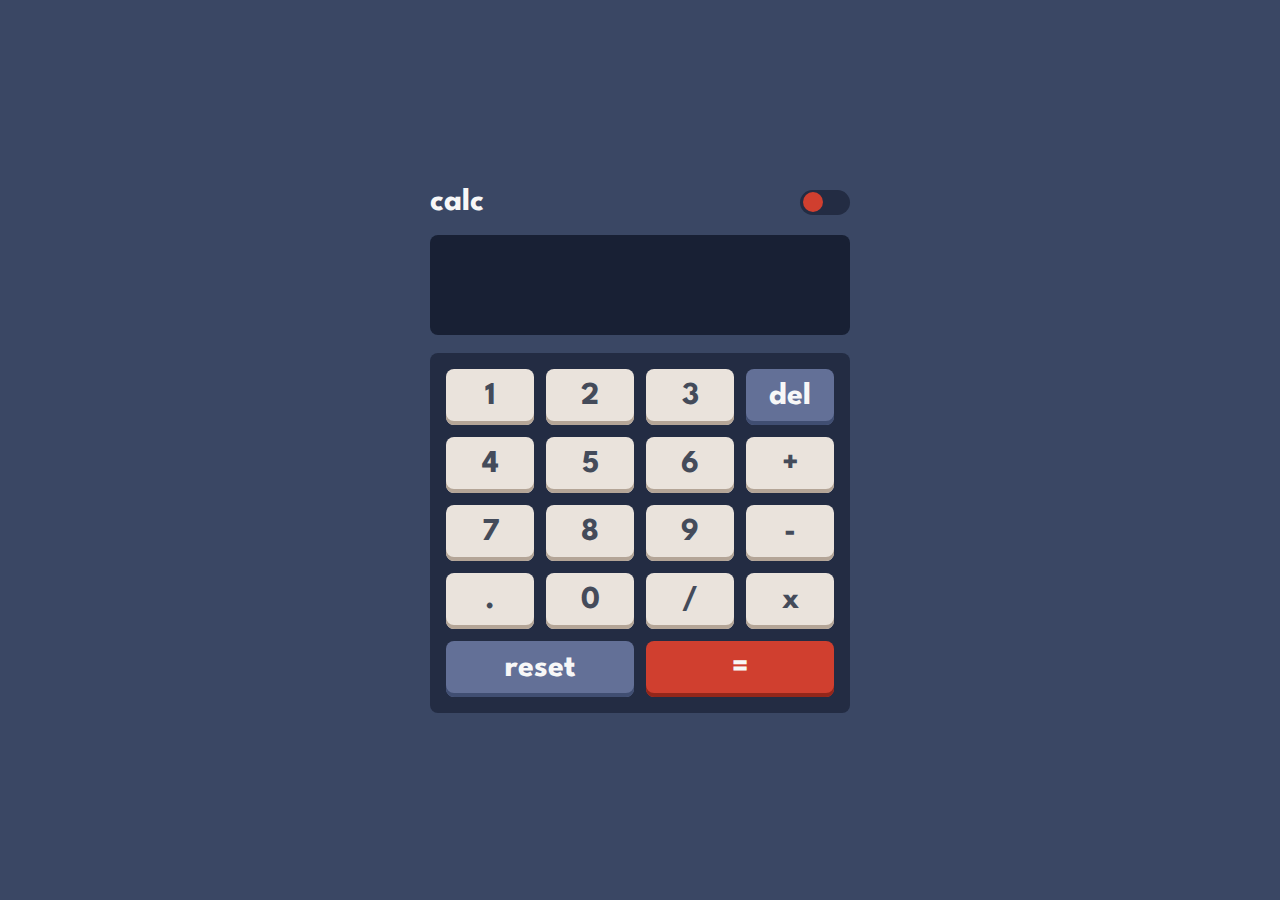
<file: calculator-app-main/index.html>
<!DOCTYPE html>
<html lang="en">
  <head>
    <meta charset="UTF-8" />
    <meta name="viewport" content="width=device-width, initial-scale=1.0" />
    <!-- displays site properly based on user's device -->
    <link rel="stylesheet" href="styles.css" />
    <title>Frontend Mentor | Calculator app</title>
  </head>
  <body>
    <div class="container">
      <div class="header">
        <h1 class="title light-text">calc</h1>
        <div class="theme-toggler">
          <i class="indicator"></i>
        </div>
      </div>
      <div class="screen">
        <div class="operand previous-operand"></div>
        <div class="operand current-operand"></div>
        <div class="error-msg"></div>
      </div>
      <div class="btns-grid">
        <button class="number light-btn dark-text">1</button>
        <button class="number light-btn dark-text">2</button>
        <button class="number light-btn dark-text">3</button>
        <button class="delete blue-btn light-text">del</button>
        <button class="number light-btn dark-text">4</button>
        <button class="number light-btn dark-text">5</button>
        <button class="number light-btn dark-text">6</button>
        <button class="plus light-btn dark-text operation">+</button>
        <button class="number light-btn dark-text">7</button>
        <button class="number light-btn dark-text">8</button>
        <button class="number light-btn dark-text">9</button>
        <button class="minus light-btn dark-text operation">-</button>
        <button class="dot number light-btn dark-text">.</button>
        <button class="number light-btn dark-text">0</button>
        <button class="divide light-btn dark-text operation">/</button>
        <button class="multiply light-btn dark-text operation">x</button>
        <button class="reset blue-btn light-text">reset</button>
        <button class="equal red-btn light-text">=</button>
      </div>
    </div>
    <script src="script.js"></script>
  </body>
</html>
</file>
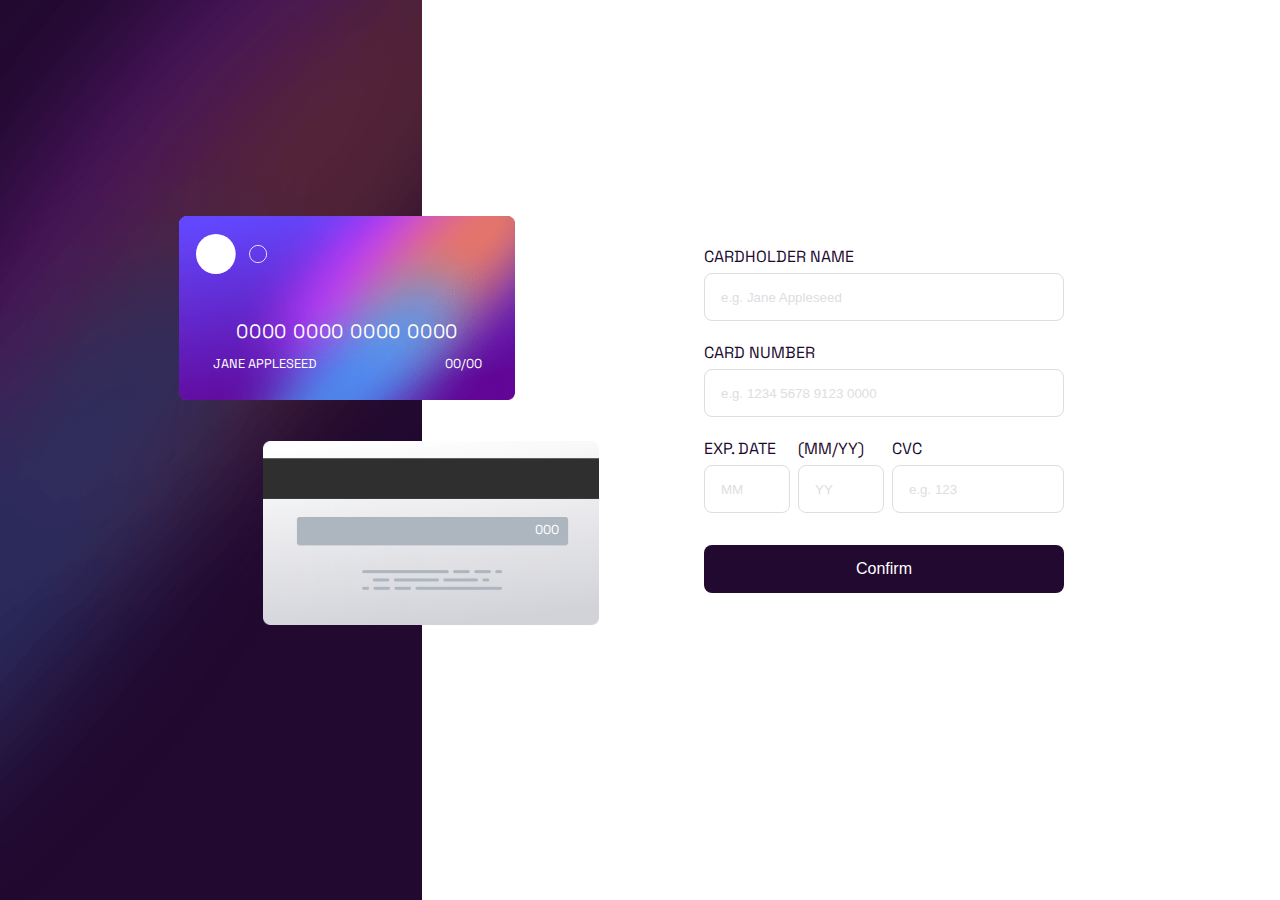
<file: interactive-card-details-form-main/index.html>
<!DOCTYPE html>
<html lang="en">
  <head>
    <meta charset="UTF-8" />
    <meta name="viewport" content="width=device-width, initial-scale=1.0" />
    <link rel="stylesheet" href="styles.css" />
    <title>Frontend Mentor | Interactive card details form</title>
  </head>

  <body>
    <section class="purple-bg"></section>

    <section class="cards-section">
      <div class="card card-back">
        <img class="card-img card-back-img" src="images/bg-card-back.png" />
        <p class="cvc" id="cvc">000</p>
      </div>

      <div class="card card-front">
        <img class="card-img card-front-img" src="images/bg-card-front.png" />
        <img class="card-logo" src="images/card-logo.svg" />
        <div class="card-front-info">
          <p class="number" id="number">0000 0000 0000 0000</p>
          <div class="name-exp-flex">
            <p class="name" id="name">Jane Appleseed</p>
            <div class="exp-date">
              <p id="month">00/</p>
              <p id="year">00</p>
            </div>
          </div>
        </div>
      </div>
    </section>

    <form id="form">
      <label for="form-name">
        Cardholder name
        <input
          id="form-name"
          name="form-name"
          type="text"
          placeholder="e.g. Jane Appleseed"
          required
          maxlength="22"
        />
        <div id="name-error" class="error">Name can't contain numbers</div>
      </label>

      <label for="form-number">
        Card number
        <input
          id="form-number"
          name="form-number"
          type="text"
          placeholder="e.g. 1234 5678 9123 0000"
          required
          maxlength="16"
        />
        <div id="number-error" class="error">16-digit number, no spaces</div>
      </label>

      <div class="form-grid">
        <label for="form-month">
          Exp. Date
          <input id="form-month" placeholder="MM" required maxlength="2" />
          <div id="month-error" class="error">01-12</div>
        </label>

        <label for="form-year">
          (MM/YY)
          <input id="form-year" placeholder="YY" required maxlength="2" />
          <div id="year-error" class="error">2 digits</div>
        </label>

        <label for="form-cvc">
          CVC
          <input id="form-cvc" placeholder="e.g. 123" required maxlength="3" />
          <div id="cvc-error" class="error">3 digits</div>
        </label>
      </div>

      <button type="submit" class="btn" id="confirm">Confirm</button>
    </form>

    <div class="thanksie hidden" id="thanksie">
      <img src="images/icon-complete.svg" />
      <h2>Thank you!</h2>
      <p>We've added your card details</p>
      <button class="btn" id="continue">Continue</button>
    </div>

    <script src="script.js"></script>
  </body>
</html>
</file>
<file: calculator-app-main/styles.css>
@import url("https://fonts.googleapis.com/css2?family=League+Spartan:wght@700&display=swap");

* {
  margin: 0;
  padding: 0;
  box-sizing: border-box;
}

body {
  font-family: "League Spartan", sans-serif;
  height: 100vh;
  display: flex;
  justify-content: center;
  align-items: center;
}

/* ==== LAYOUT ==== */

.container {
  width: 90%;
  min-width: 290px;
  max-width: 420px;
}

.header {
  display: flex;
  justify-content: space-between;
  align-items: center;
}

.screen {
  width: 100%;
  height: 100px;
  margin: 18px 0;
}

.btns-grid {
  display: grid;
  grid-template-rows: repeat(5, 1fr);
  grid-template-columns: repeat(4, 1fr);
  grid-gap: 12px;
  padding: 16px;
}

.reset {
  grid-area: 5 / 1 / span 1 / span 2;
  /* Make it start on row 5 , column 1; span 1 row and 1 column*/
}

.equal {
  grid-area: 5 / 3 / span 1 / span 2;
}

/* ==== STYLING ==== */

button {
  font-family: inherit; /* form elements don't inherit font settings */
  font-size: 32px;
  font-weight: 700;
  border: none;
  height: 56px;
}

button,
.screen,
.btns-grid {
  border-radius: 8px;
}

button:hover {
  cursor: pointer;
}

.screen {
  position: relative;
}

.previous-operand {
  font-size: 24px;
  position: absolute;
  right: 20px;
  top: 16px;
  opacity: 0.6;
}

.current-operand,
.error-msg {
  font-size: 40px;
  position: absolute;
  right: 20px;
  bottom: 14px;
}

.operand {
  color: hsl(0, 0%, 97%);
}

/* ==== THEME 1 ==== */

body {
  background-color: hsl(222, 26%, 31%);
  transition: background-color 0.5s;
}

.screen {
  background-color: hsl(224, 36%, 15%);
}

.btns-grid {
  background-color: hsl(223, 31%, 20%);
}

.light-btn {
  background-color: hsl(30, 25%, 89%);
  box-shadow: inset 0px -4px hsl(28, 16%, 65%);
}

.light-btn:hover {
  background-color: hsl(40, 60%, 99%);
}

.blue-btn {
  background-color: hsl(225, 21%, 49%);
  box-shadow: inset 0px -4px hsl(224, 28%, 35%);
}

.blue-btn:hover {
  background-color: hsl(225, 30%, 60%);
}

.red-btn {
  background-color: hsl(6, 63%, 50%);
  box-shadow: inset 0px -4px hsl(6, 70%, 34%);
}

.red-btn:hover {
  background-color: hsl(6, 69%, 59%);
}

.light-btn:active,
.blue-btn:active,
.red-btn:active {
  transform: translateY(4px);
  box-shadow: none;
  height: 52px;
}

.light-text {
  color: hsl(0, 0%, 97%);
}

.dark-text {
  color: hsl(221, 14%, 31%);
}

/* ==== THEME 2 ==== */

body.active {
  background-color: hsl(0, 0%, 90%);
}

.screen.active {
  background-color: hsl(0, 0%, 93%);
}

.title.active {
  color: hsl(221, 14%, 31%);
}

.btns-grid.active {
  background-color: hsl(0, 5%, 81%);
}

.indicator.active {
  left: 27.5px;
  background-color: hsl(25, 98%, 40%);
}

.blue-btn.active {
  background-color: hsl(185, 42%, 37%);
  box-shadow: inset 0px -4px hsl(185, 58%, 25%);
}

.blue-btn.active:hover {
  background-color: hsl(185, 38%, 47%);
}

.red-btn.active {
  background-color: hsl(25, 98%, 40%);
  box-shadow: inset 0px -4px hsl(25, 99%, 27%);
}

.red-btn.active:hover {
  background-color: hsl(25, 73%, 47%);
}

.theme-toggler.active {
  background-color: hsl(0, 5%, 81%);
}

.light-btn:active,
.blue-btn:active,
.red-btn:active {
  transform: translateY(4px);
  box-shadow: none;
  height: 52px;
}

.prev-op-text {
  color: hsl(221, 14%, 31%);
}

.curr-op-text {
  color: hsl(221, 14%, 31%);
}

/* ==== THEME TOGGLER ==== */

.theme-toggler {
  position: relative;
  display: block;
  width: 50px;
  height: 25px;
  border-radius: 50px;
  background-color: hsl(223, 31%, 20%);
  cursor: pointer;
}

.indicator {
  position: absolute;
  top: 2.45px;
  left: 3px;
  background-color: hsl(6, 63%, 50%);
  border-radius: 22px;
  height: 20px;
  width: 20px;
  transition: 0.6s;
}
</file>
<file: interactive-card-details-form-main/styles.css>
@import url("https://fonts.googleapis.com/css2?family=Space+Grotesk:wght@500&display=swap");

*,
*::before,
*::after {
  margin: 0;
  padding: 0;
  box-sizing: border-box;
}

:root {
  --white: hsl(0, 0%, 100%);
  --lightGrayishViolet: hsl(270, 3%, 87%);
  --darkGrayishViolet: hsl(279, 6%, 55%);
  --veryDarkViolet: hsl(278, 68%, 11%);
  --red: hsl(0, 100%, 66%);
}

html {
  font-size: 12px;
}

body {
  max-height: 100vh;

  font-family: "Space Grotesk", sans-serif;
}

.purple-bg {
  width: 100%;
  height: 30%;
  background-image: url("images/bg-main-mobile.png");
  background-size: cover;
  position: absolute;
  top: 0;
}

/* ================================ */
/* == == == == CARDS == == == == */
/* ================================ */

.cards-section {
  margin: 0 auto;
  margin-top: 5vh;
  width: 84vw;
  min-width: 268px;
  max-width: 360px;
  aspect-ratio: 10 / 6.9;
  position: relative;
}

.card {
  width: 80%;
}

.card-img {
  width: 100%;
}

/* ================================ */
/* == == == == CARD BACK == == == == */
/* ================================ */

.card-back {
  position: absolute;
  top: 0;
  right: 0;
}

.cvc {
  position: absolute;
  top: 42%;
  right: 12%;
  color: white;
}

/* ================================ */
/* == == == == CARD FRONT == == == == */
/* ================================ */

.card-front {
  position: absolute;
  bottom: 0;
}

.card-front-info {
  position: absolute;
  left: 50%;
  transform: translate(-50%, 0);
  width: 80%;
  top: 55%;
  text-transform: uppercase;
  text-align: center;
  line-height: 2rem;
  color: white;
}

p {
  font-size: 0.8rem;
}

.number {
  font-size: 1.2rem;
  letter-spacing: 0.05rem;
}

.name-exp-flex {
  display: flex;
  justify-content: space-between;
}

.exp-date {
  display: flex;
}

.card-logo {
  position: absolute;
  height: 22%;
  top: 8%;
  left: 5%;
}

/* ================================ */
/* == == == == FORM == == == == */
/* ================================ */

.hidden {
  display: none;
}

form {
  width: 85%;
  max-width: 360px;
  margin: 0 auto;
  position: relative;
  top: 4vh;
}

label {
  display: block; /* so we can add margin */
  text-transform: uppercase;
  line-height: 2;
  color: var(--veryDarkViolet);
}

form > label,
form div,
form button {
  margin: 1rem 0;
}

input {
  width: 100%;
  height: 3rem;
  border: 1px solid var(--lightGrayishViolet);
  border-radius: 8px;
  padding-left: 1rem;
}

input:focus {
  outline: none;
  border-color: hsl(278, 94%, 30%);
}

input::placeholder {
  color: var(--lightGrayishViolet);
}

.form-grid {
  display: grid;
  grid-template-columns: 1fr 1fr 2fr;
  grid-gap: 0.5rem;
}

.btn {
  width: 100%;
  height: 3rem;
  color: var(--white);
  background-color: var(--veryDarkViolet);
  border: none;
  border-radius: 8px;
  font-size: 1rem;
}

.btn:hover {
  cursor: pointer;
  background-color: hsl(279, 54%, 19%);
}

.error {
  font-size: 0.8rem;
  color: var(--red);
  margin-top: 0.5rem;
  display: none;
  text-transform: capitalize;
  line-height: 1rem;
}

.show-error {
  display: block;
}

/* ================================ */
/* == == == == COMPLETE STATE == == == == */
/* ================================ */

.thanksie {
  width: 85%;
  max-width: 360px;
  margin: 0 auto;
  position: relative;
  top: 6vh;
  text-align: center;
  line-height: 2rem;
}

h2 {
  color: var(--veryDarkViolet);
  text-transform: uppercase;
  letter-spacing: 0.1rem;
}

.thanksie p {
  color: var(--darkGrayishViolet);
  padding-bottom: 1rem;
  font-size: 1rem;
}

/* ================================ */
/* == == == == MEDIA QUERIES == == == == */
/* ================================ */

@media (min-width: 375px) {
  html {
    font-size: 14px;
  }
}

@media (min-width: 600px) {
  html {
    font-size: 16px;
  }
}

@media (min-width: 1025px) {
  .purple-bg {
    width: 33%;
    height: 100%;
    background-image: url("images/bg-main-desktop.png");
    background-size: cover;

    position: absolute;
    top: 0;
  }

  form {
    width: 85%;
    max-width: 360px;
    position: absolute;
    top: 25%;
    left: 55%;
  }

  .thanksie {
    width: 85%;
    max-width: 360px;
    position: absolute;
    top: 34%;
    left: 55%;
  }

  .cards-section {
    position: absolute;
    top: 24%;
    left: 14%;
    max-width: 420px;
    height: 50%;
    margin: 0;
  }

  .card-front {
    position: absolute;
    top: 0;
  }

  .card-front-info {
    top: 100px;
  }

  .card-logo {
    height: 40px;
    position: absolute;
    top: 4%;
    left: 5%;
  }

  .card-back {
    height: 100%;
    position: relative;
    top: 50%;
    left: 20%;
  }

  .cvc {
    position: absolute;
    top: 80px;
  }
}
</file>
